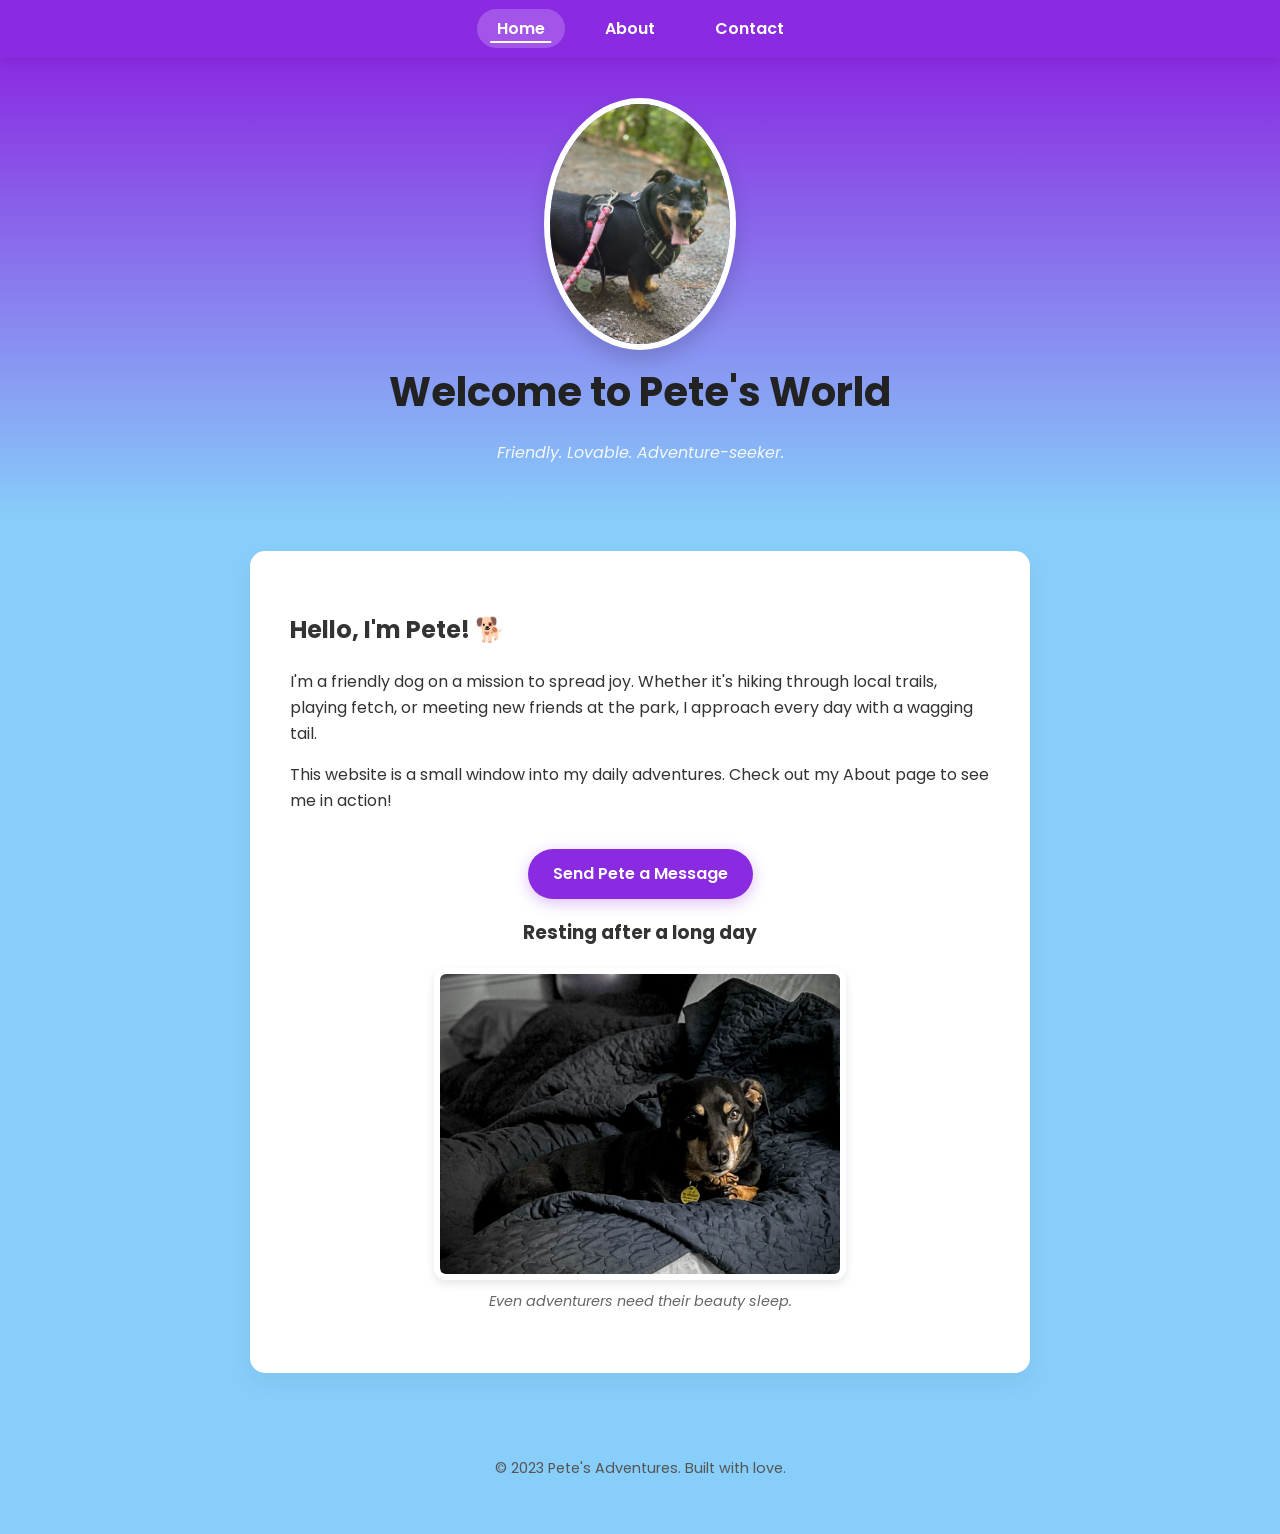
<file: index.html>
<!DOCTYPE html>
<html lang="en">
<head>
    <meta charset="utf-8">
    <meta name="viewport" content="width=device-width, initial-scale=1.0">
    <title>Pete the Dog | Home</title>
    <link rel="stylesheet" href="styles.css">
</head>
<body>
    <nav>
        <ul>
            <li><a href="index.html" class="active">Home</a></li>
            <li><a href="about.html">About</a></li>
            <li><a href="contact.html">Contact</a></li>
        </ul>
    </nav>

    <header class="hero">
        <img src="Pete-hiking.jpg" alt="Pete hiking in the woods">
        <h1>Welcome to Pete's World</h1>
        <p class="subtitle">Friendly. Lovable. Adventure-seeker.</p>
    </header>

    <main class="container">
        <section class="card">
            <h2>Hello, I'm Pete! &#128021;</h2>
            <p>I'm a friendly dog on a mission to spread joy. Whether it's hiking through local trails, playing fetch, or meeting new friends at the park, I approach every day with a wagging tail.</p>
            <p>This website is a small window into my daily adventures. Check out my About page to see me in action!</p>
		
			<div class="text-center">
				<a href="contact.html" class="cta-button">Send Pete a Message</a>
			</div>
		</section>

		<section class="card gallery text-center">
			<h3>Resting after a long day</h3>
			<img src="Pete-bed.jpg" alt="Pete relaxing on a cozy bed" class="gallery-img">
			<p class="caption">Even adventurers need their beauty sleep.</p>
		</section>
    </main>

    <footer>
        <p>&copy; 2023 Pete's Adventures. Built with love.</p>
    </footer>
</body>
</html>
</file>
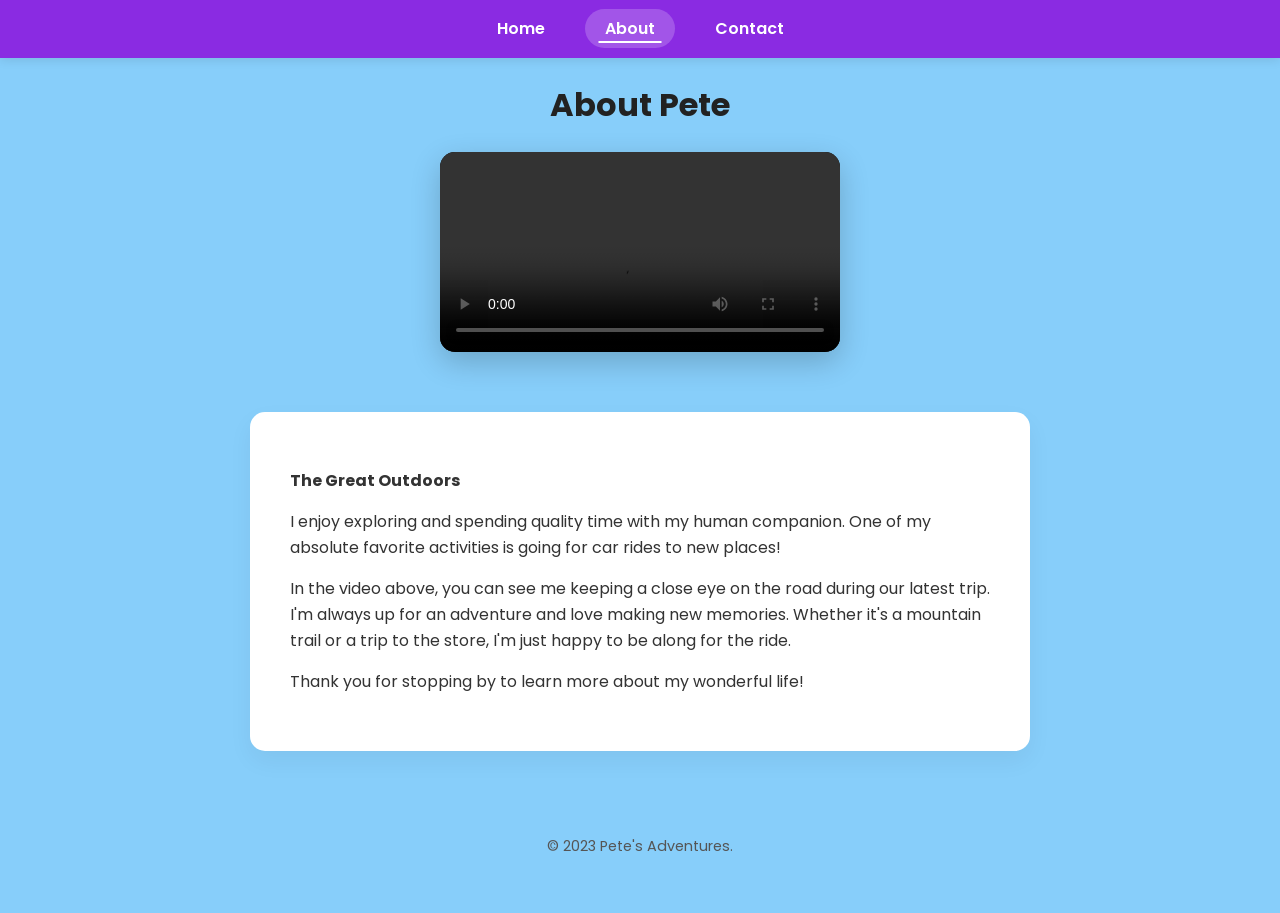
<file: about.html>
<!DOCTYPE html>
<html lang="en">
<head>
    <meta charset="utf-8">
    <meta name="viewport" content="width=device-width, initial-scale=1.0">
    <title>About Pete | My Story</title>
    <link rel="stylesheet" href="styles.css">
</head>
<body>
    <nav>
        <ul>
            <li><a href="index.html">Home</a></li>
            <li><a href="about.html" class="active">About</a></li>
            <li><a href="contact.html">Contact</a></li>
        </ul>
    </nav>

    <h1>About Pete</h1>

	<div class="video-wrapper">
		<video controls>
			<source src="Pete-in-car.mov" type="video/quicktime">
			<source src="Pete-in-car.mov" type="video/mp4">
			Your browser does not support the video clip.
		</video>
	</div>
    
    <main class="about-container">
        <p><strong>The Great Outdoors</strong></p>
        <p>I enjoy exploring and spending quality time with my human companion. One of my absolute favorite activities is going for car rides to new places!</p>
        <p>In the video above, you can see me keeping a close eye on the road during our latest trip. I'm always up for an adventure and love making new memories. Whether it's a mountain trail or a trip to the store, I'm just happy to be along for the ride.</p>
        <p>Thank you for stopping by to learn more about my wonderful life!</p>
    </main>

    <footer>
        <p>&copy; 2023 Pete's Adventures.</p>
    </footer>
</body>
</html>
</file>
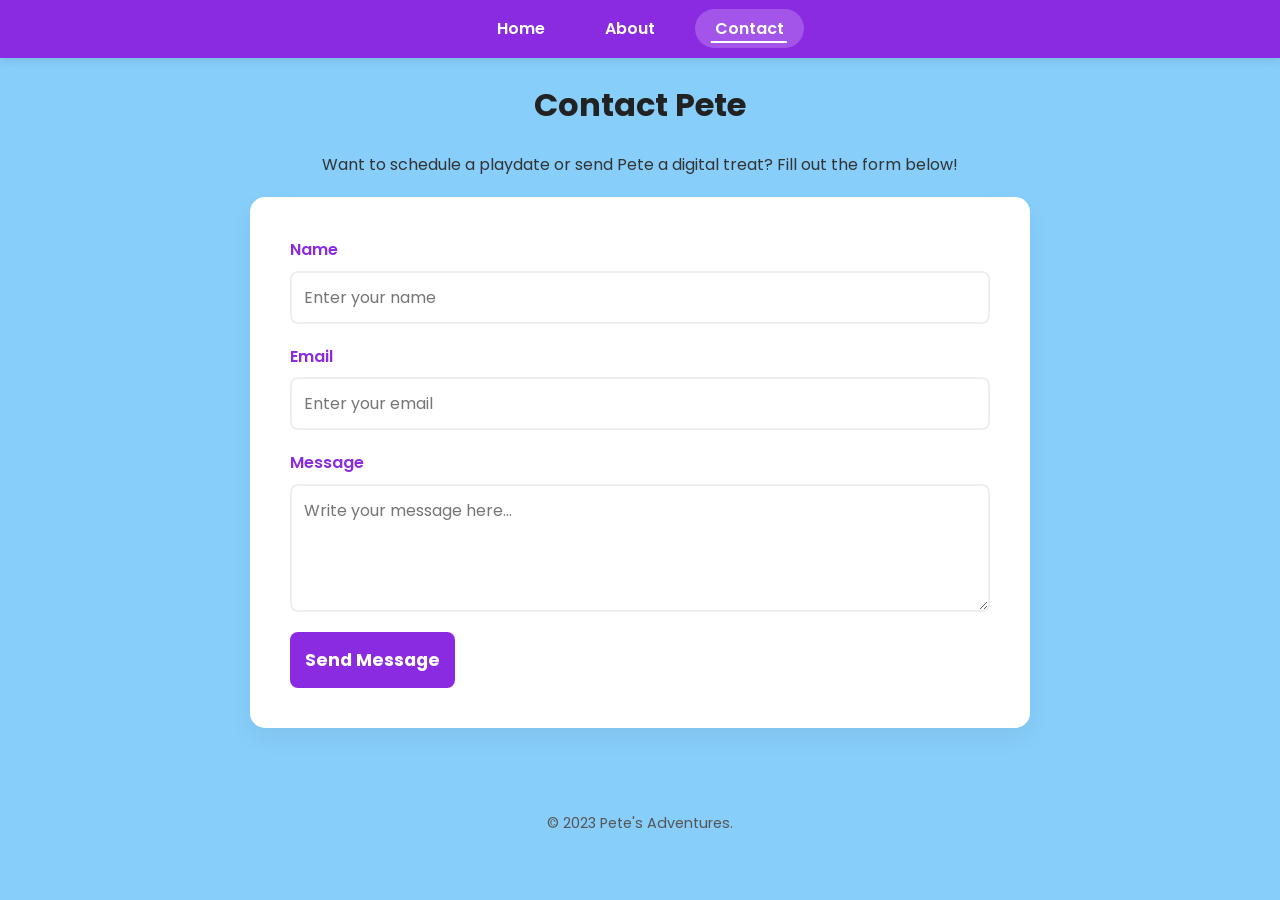
<file: contact-pete.html>
<!DOCTYPE html>
<html lang="en">
<head>
    <meta charset="utf-8">
    <meta name="viewport" content="width=device-width, initial-scale=1.0">
    <title>Contact Pete | Get in Touch</title>
    <link rel="stylesheet" href="styles-pete.css">
</head>
<body>
    <nav>
        <ul>
            <li><a href="index-pete.html">Home</a></li>
            <li><a href="about-pete.html">About</a></li>
            <li><a href="contact-pete.html" class="active">Contact</a></li>
        </ul>
    </nav>

    <h1>Contact Pete</h1>
    
    <div class="intro-text">
        <p>Want to schedule a playdate or send Pete a digital treat? Fill out the form below!</p>
    </div>

    <section class="form-container">
        <form action="#" method="post">
            <div class="form-group">
                <label for="name">Name</label>
                <input type="text" id="name" name="name" placeholder="Enter your name" required>
            </div>
            
            <div class="form-group">
                <label for="email">Email</label>
                <input type="email" id="email" name="email" placeholder="Enter your email" required>
            </div>
            
            <div class="form-group">
                <label for="message">Message</label>
                <textarea id="message" name="message" rows="4" placeholder="Write your message here..." required></textarea>
            </div>
            
            <input type="submit" value="Send Message" class="btn-submit">
        </form>
    </section>

    <footer>
        <p>&copy; 2023 Pete's Adventures.</p>
    </footer>
</body>
</html>
</file>
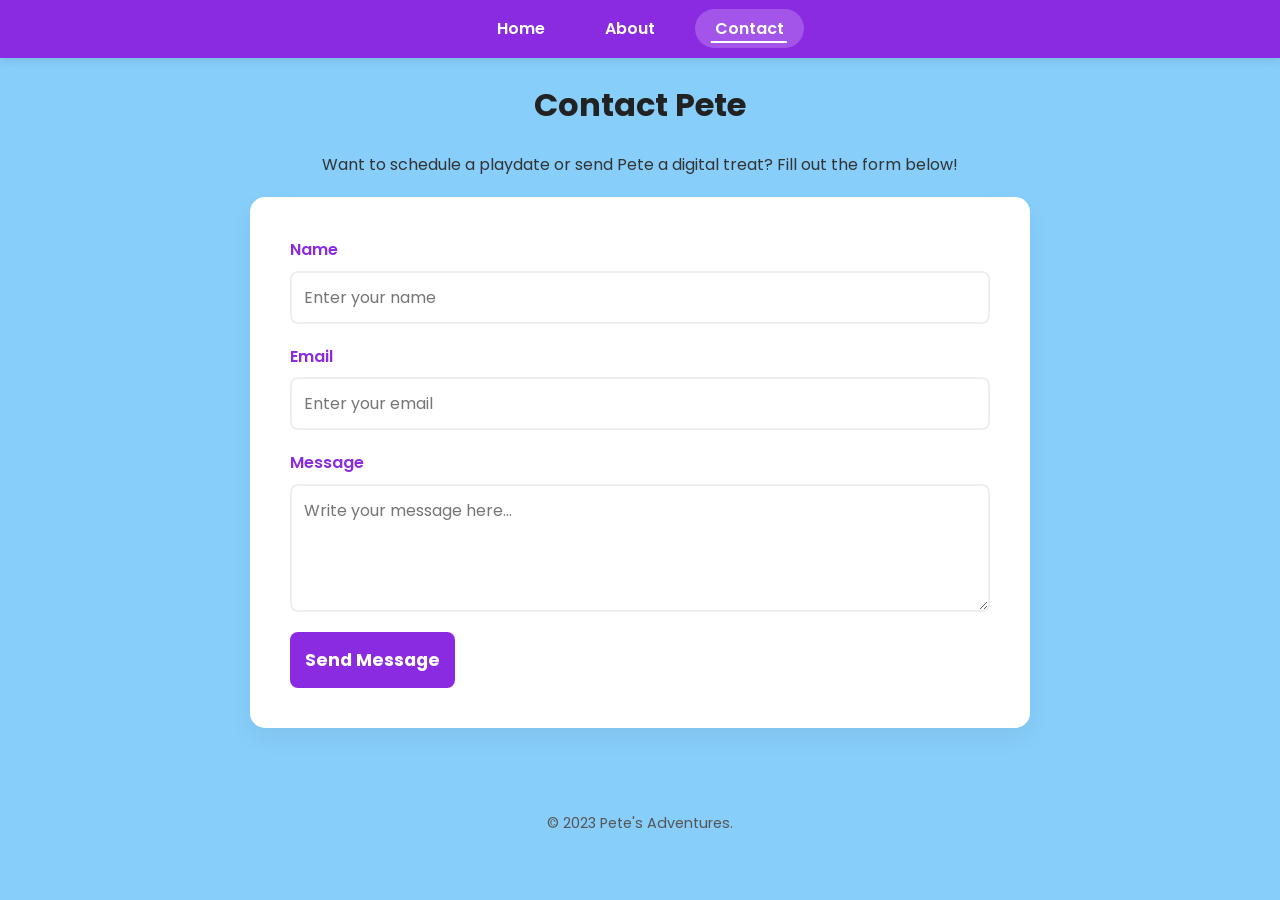
<file: contact.html>
<!DOCTYPE html>
<html lang="en">
<head>
    <meta charset="utf-8">
    <meta name="viewport" content="width=device-width, initial-scale=1.0">
    <title>Contact Pete | Get in Touch</title>
    <link rel="stylesheet" href="styles.css">
</head>
<body>
    <nav>
        <ul>
            <li><a href="index.html">Home</a></li>
            <li><a href="about.html">About</a></li>
            <li><a href="contact.html" class="active">Contact</a></li>
        </ul>
    </nav>

    <h1>Contact Pete</h1>
    
    <div class="intro-text">
        <p>Want to schedule a playdate or send Pete a digital treat? Fill out the form below!</p>
    </div>

    <section class="form-container">
        <form action="#" method="post">
            <div class="form-group">
                <label for="name">Name</label>
                <input type="text" id="name" name="name" placeholder="Enter your name" required>
            </div>
            
            <div class="form-group">
                <label for="email">Email</label>
                <input type="email" id="email" name="email" placeholder="Enter your email" required>
            </div>
            
            <div class="form-group">
                <label for="message">Message</label>
                <textarea id="message" name="message" rows="4" placeholder="Write your message here..." required></textarea>
            </div>
            
            <input type="submit" value="Send Message" class="btn-submit">
        </form>
    </section>

    <footer>
        <p>&copy; 2023 Pete's Adventures.</p>
    </footer>
</body>
</html>
</file>
<file: styles.css>
@import url('https://fonts.googleapis.com/css2?family=Poppins:wght@300;400;600&display=swap');
:root {
    --primary: #8a2be2;
    --primary-hover: #5d1fb3;
    --accent: #f0f8ff;
    --bg-color: #87cefa;
    --card-bg: #ffffff;
    --text-main: #333333;
    --text-light: #666666;
}

body {
    font-family: 'Poppins', sans-serif;
    margin: 0;
    padding: 0;
    background-color: var(--bg-color);
    color: var(--text-main);
    line-height: 1.6;
}

/* Navigation */
nav {
    background-color: var(--primary);
    padding: 1rem 0;
    box-shadow: 0 2px 10px rgba(0,0,0,0.1);
    position: sticky;
    top: 0;
    z-index: 1000;
}

nav ul {
    list-style: none;
    padding: 0;
    margin: 0;
    display: flex;
    justify-content: center;
}

nav a {
    text-decoration: none;
    color: white;
    font-weight: 600;
    padding: 8px 20px;
    margin: 0 10px;
    border-radius: 20px;
    transition: all 0.3s ease;
	position: relative;
}

nav a::after {
    content: '';
    position: absolute;
    width: 0;
    height: 2px;
    bottom: 5px;
    left: 50%;
    background-color: white;
    transition: all 0.3s ease;
    transform: translateX(-50%);
}

nav a:hover::after, nav a.active::after {
    width: 70%;
}

nav a:hover, nav a.active {
    background-color: rgba(255, 255, 255, 0.2);
}

/* Hero Section */
.hero {
    text-align: center;
    padding: 40px 20px;
    background: linear-gradient(to bottom, var(--primary), var(--bg-color));
    color: white;
}

.hero h1 {
    margin: 10px 0;
    font-size: 2.5rem;
}

.subtitle {
    font-style: italic;
    opacity: 0.9;
}

h1 {
    text-align: center;
    color: #222;
}

.cta-button {
    display: inline-block;
    background-color: var(--primary);
    color: white;
    padding: 12px 25px;
    text-decoration: none;
    border-radius: 30px;
    font-weight: 600;
    margin-top: 20px;
    transition: all 0.3s ease;
    box-shadow: 0 4px 15px rgba(138, 43, 226, 0.3);
}

.cta-button:hover {
    background-color: var(--primary-hover);
    transform: translateY(-3px);
    box-shadow: 0 6px 20px rgba(138, 43, 226, 0.4);
}

/* Image & Video Styling */
img {
    max-width: 180px;
    border: 6px solid white;
    border-radius: 50%;
    display: block;
    margin: 0 auto;
    box-shadow: 0 10px 20px rgba(0,0,0,0.15);
}

.video-wrapper {
    display: flex;
    justify-content: center;
    padding: 0 20px;
}

video {
    display: block;
    margin: 0 auto 30px;
    width: 100%;
    max-width: 400px;
    max-height: 500px;
    border-radius: 15px;
    box-shadow: 0 10px 30px rgba(0,0,0,0.2);
    background-color: #000;
}

/* Containers / Cards */
.container, .about-container, .form-container {
    max-width: 700px;
    margin: 30px auto;
    background-color: var(--card-bg);
    padding: 40px;
    border-radius: 15px;
    box-shadow: 0 10px 25px rgba(0,0,0,0.05);
}

.intro-text {
    text-align: center;
    margin-bottom: -10px;
}

/* Forms */
.form-group {
    margin-bottom: 20px;
    display: flex;
    flex-direction: column;
}

label {
    font-weight: 600;
    margin-bottom: 8px;
    color: var(--primary);
}

input, textarea {
    padding: 12px;
    border: 2px solid #eee;
    border-radius: 8px;
    font-size: 1rem;
    font-family: inherit;
    transition: border-color 0.3s;
}

input:focus, textarea:focus {
    outline: none;
    border-color: var(--primary);
}

.btn-submit {
    background-color: var(--primary);
    color: white;
    border: none;
    padding: 15px;
    font-weight: bold;
    font-size: 1.1rem;
    border-radius: 8px;
    cursor: pointer;
    transition: transform 0.2s, background-color 0.3s;
}

.btn-submit:hover {
    background-color: var(--primary-hover);
    transform: translateY(-2px);
}

/* Footer */
footer {
    text-align: center;
    padding: 40px 20px;
    color: #555;
    font-size: 0.9rem;
}

/* Gallery Styling */
.gallery-img {
    width: 100%;
    max-width: 400px;
    height: 300px;
    object-fit: cover;
    border-radius: 12px;
    display: block;
    margin: 20px auto;
    box-shadow: 0 4px 10px rgba(0,0,0,0.1);
    transition: transform 0.3s ease;
}

.gallery-img:hover {
    transform: scale(1.02);
    box-shadow: 0 6px 15px rgba(0,0,0,0.15);
}

.text-center {
    text-align: center;
}

.caption {
    font-style: italic;
    color: var(--text-light);
    font-size: 0.9rem;
    margin-top: -10px;
    margin-bottom: 20px;
}

/* Responsive */
@media (max-width: 600px) {
    .hero h1 {
        font-size: 1.8rem;
    }
    
    .container, .about-container, .form-container {
        width: 90%;
        padding: 20px;
        margin: 15px auto;
    }

    nav ul {
        gap: 10px;
    }
    
    nav a {
        padding: 5px 10px;
        font-size: 14px;
    }
}
</file>
<file: styles-pete.css>
@import url('https://fonts.googleapis.com/css2?family=Poppins:wght@300;400;600&display=swap');
:root {
    --primary: #8a2be2;
    --primary-hover: #5d1fb3;
    --accent: #f0f8ff;
    --bg-color: #87cefa;
    --card-bg: #ffffff;
    --text-main: #333333;
    --text-light: #666666;
}

body {
    font-family: 'Poppins', sans-serif;
    margin: 0;
    padding: 0;
    background-color: var(--bg-color);
    color: var(--text-main);
    line-height: 1.6;
}

/* Navigation */
nav {
    background-color: var(--primary);
    padding: 1rem 0;
    box-shadow: 0 2px 10px rgba(0,0,0,0.1);
    position: sticky;
    top: 0;
    z-index: 1000;
}

nav ul {
    list-style: none;
    padding: 0;
    margin: 0;
    display: flex;
    justify-content: center;
}

nav a {
    text-decoration: none;
    color: white;
    font-weight: 600;
    padding: 8px 20px;
    margin: 0 10px;
    border-radius: 20px;
    transition: all 0.3s ease;
	position: relative;
}

nav a::after {
    content: '';
    position: absolute;
    width: 0;
    height: 2px;
    bottom: 5px;
    left: 50%;
    background-color: white;
    transition: all 0.3s ease;
    transform: translateX(-50%);
}

nav a:hover::after, nav a.active::after {
    width: 70%;
}

nav a:hover, nav a.active {
    background-color: rgba(255, 255, 255, 0.2);
}

/* Hero Section */
.hero {
    text-align: center;
    padding: 40px 20px;
    background: linear-gradient(to bottom, var(--primary), var(--bg-color));
    color: white;
}

.hero h1 {
    margin: 10px 0;
    font-size: 2.5rem;
}

.subtitle {
    font-style: italic;
    opacity: 0.9;
}

h1 {
    text-align: center;
    color: #222;
}

.cta-button {
    display: inline-block;
    background-color: var(--primary);
    color: white;
    padding: 12px 25px;
    text-decoration: none;
    border-radius: 30px;
    font-weight: 600;
    margin-top: 20px;
    transition: all 0.3s ease;
    box-shadow: 0 4px 15px rgba(138, 43, 226, 0.3);
}

.cta-button:hover {
    background-color: var(--primary-hover);
    transform: translateY(-3px);
    box-shadow: 0 6px 20px rgba(138, 43, 226, 0.4);
}

/* Image & Video Styling */
img {
    max-width: 180px;
    border: 6px solid white;
    border-radius: 50%;
    display: block;
    margin: 0 auto;
    box-shadow: 0 10px 20px rgba(0,0,0,0.15);
}

.video-wrapper {
    display: flex;
    justify-content: center;
    padding: 0 20px;
}

video {
    display: block;
    margin: 0 auto 30px;
    width: 100%;
    max-width: 400px;
    max-height: 500px;
    border-radius: 15px;
    box-shadow: 0 10px 30px rgba(0,0,0,0.2);
    background-color: #000;
}

/* Containers / Cards */
.container, .about-container, .form-container {
    max-width: 700px;
    margin: 30px auto;
    background-color: var(--card-bg);
    padding: 40px;
    border-radius: 15px;
    box-shadow: 0 10px 25px rgba(0,0,0,0.05);
}

.intro-text {
    text-align: center;
    margin-bottom: -10px;
}

/* Forms */
.form-group {
    margin-bottom: 20px;
    display: flex;
    flex-direction: column;
}

label {
    font-weight: 600;
    margin-bottom: 8px;
    color: var(--primary);
}

input, textarea {
    padding: 12px;
    border: 2px solid #eee;
    border-radius: 8px;
    font-size: 1rem;
    font-family: inherit;
    transition: border-color 0.3s;
}

input:focus, textarea:focus {
    outline: none;
    border-color: var(--primary);
}

.btn-submit {
    background-color: var(--primary);
    color: white;
    border: none;
    padding: 15px;
    font-weight: bold;
    font-size: 1.1rem;
    border-radius: 8px;
    cursor: pointer;
    transition: transform 0.2s, background-color 0.3s;
}

.btn-submit:hover {
    background-color: var(--primary-hover);
    transform: translateY(-2px);
}

/* Footer */
footer {
    text-align: center;
    padding: 40px 20px;
    color: #555;
    font-size: 0.9rem;
}

/* Gallery Styling */
.gallery-img {
    width: 100%;
    max-width: 400px;
    height: 300px;
    object-fit: cover;
    border-radius: 12px;
    display: block;
    margin: 20px auto;
    box-shadow: 0 4px 10px rgba(0,0,0,0.1);
    transition: transform 0.3s ease;
}

.gallery-img:hover {
    transform: scale(1.02);
    box-shadow: 0 6px 15px rgba(0,0,0,0.15);
}

.text-center {
    text-align: center;
}

.caption {
    font-style: italic;
    color: var(--text-light);
    font-size: 0.9rem;
    margin-top: -10px;
    margin-bottom: 20px;
}

/* Responsive */
@media (max-width: 600px) {
    .hero h1 {
        font-size: 1.8rem;
    }
    
    .container, .about-container, .form-container {
        width: 90%;
        padding: 20px;
        margin: 15px auto;
    }

    nav ul {
        gap: 10px;
    }
    
    nav a {
        padding: 5px 10px;
        font-size: 14px;
    }
}
</file>
